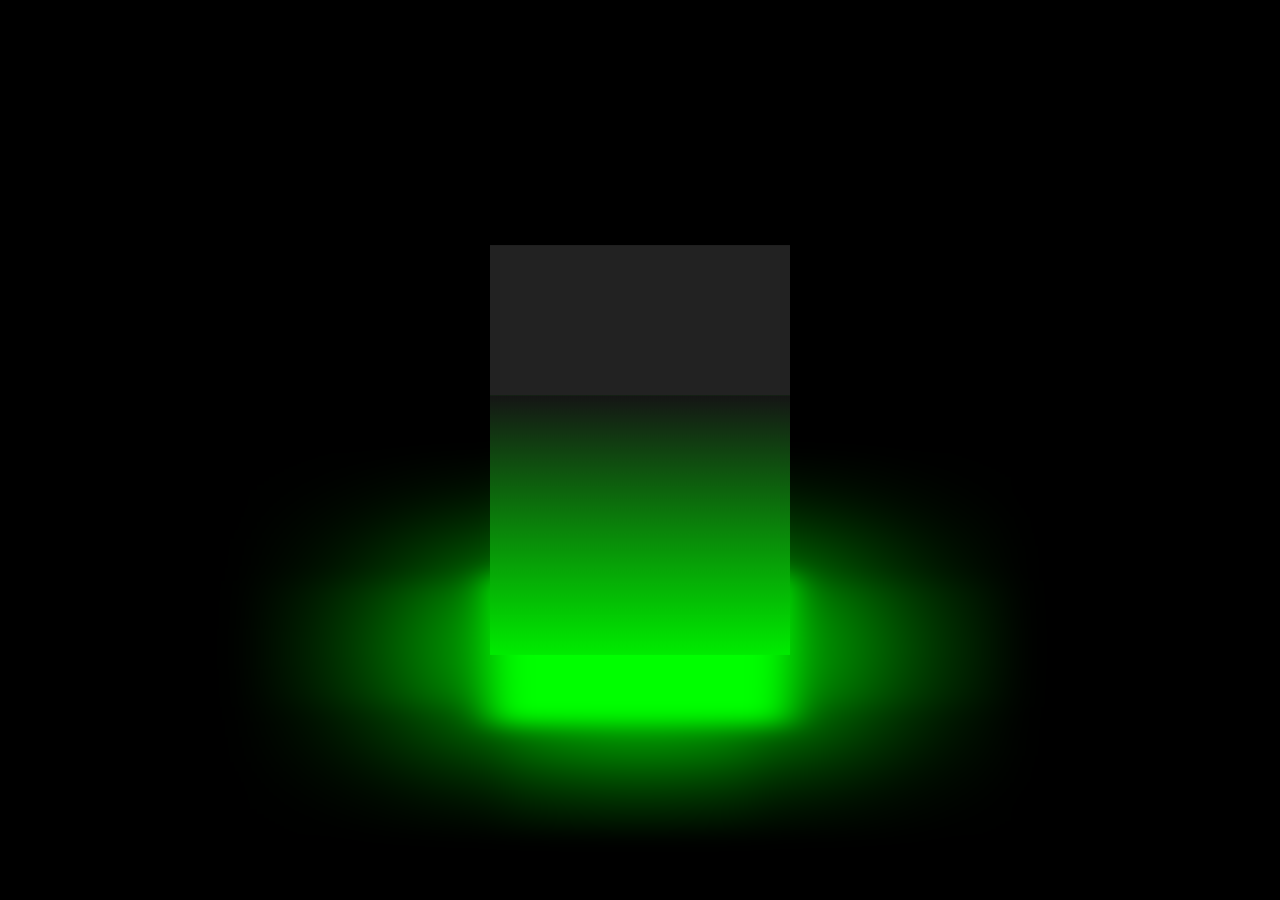
<file: pages/3d-glowing-cube-animation-effects.html>
<!DOCTYPE html>
<html lang="jp">

<head>
  <meta charset="UTF-8">
  <meta http-equiv="X-UA-Compatible" content="IE=edge">
  <meta name="viewport" content="width=device-width, initial-scale=1.0">
  <link href="../styles/common/main.css" rel="stylesheet" type="text/css" media="all">
  <link href="../styles/common/layout.css" rel="stylesheet" type="text/css" media="all">
  <link href="../styles/3d-glowing-cube-animation-effects.css" rel="stylesheet" type="text/css" media="all">

  <title>Document</title>
</head>

<body>
  <div class="cube">
    <div>
      <div class="top"></div>
      <span style="--i:0"></span>
      <span style="--i:1"></span>
      <span style="--i:2"></span>
      <span style="--i:3"></span>
    </div>
  </div>
</body>

</html>
</file>
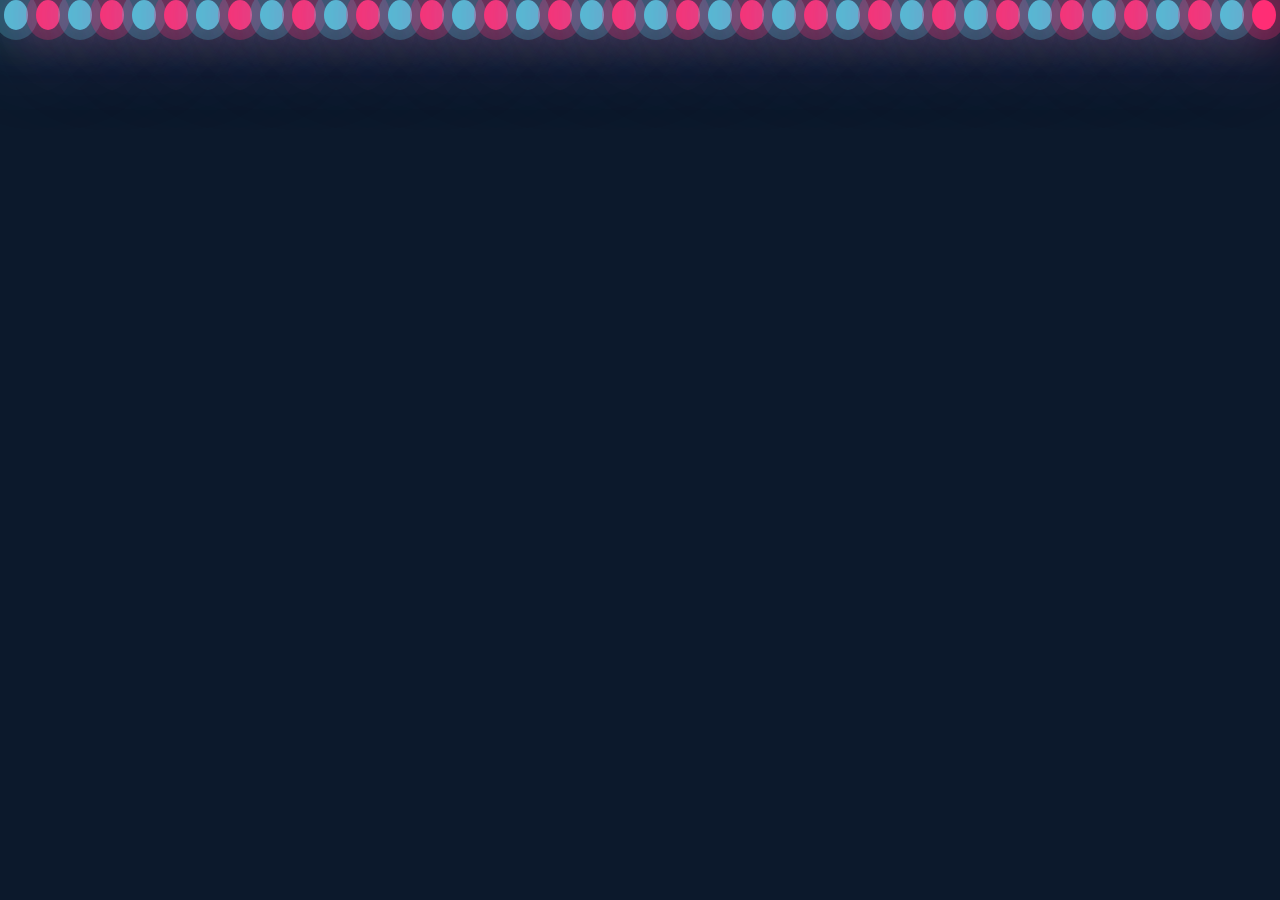
<file: pages/background-bubble.html>
<!DOCTYPE html>
<html lang="jp">

<head>
  <meta charset="UTF-8">
  <meta http-equiv="X-UA-Compatible" content="IE=edge">
  <meta name="viewport" content="width=device-width, initial-scale=1.0">
  <link href="../styles/common/main.css" rel="stylesheet" type="text/css" media="all">
  <link href="../styles/common/layout.css" rel="stylesheet" type="text/css" media="all">
  <link href="../styles/background-bubble.css" rel="stylesheet" type="text/css" media="all">

  <title>Document</title>
</head>

<body>
  <div class="container">
    <div class="bubbles">
      <span style="--i:11"></span>
      <span style="--i:12"></span>
      <span style="--i:24"></span>
      <span style="--i:10"></span>
      <span style="--i:14"></span>
      <span style="--i:23"></span>
      <span style="--i:18"></span>
      <span style="--i:16"></span>
      <span style="--i:19"></span>
      <span style="--i:20"></span>
      <span style="--i:22"></span>
      <span style="--i:25"></span>
      <span style="--i:18"></span>
      <span style="--i:21"></span>
      <span style="--i:15"></span>
      <span style="--i:13"></span>
      <span style="--i:26"></span>
      <span style="--i:17"></span>
      <span style="--i:13"></span>
      <span style="--i:28"></span>

      <span style="--i:11"></span>
      <span style="--i:12"></span>
      <span style="--i:24"></span>
      <span style="--i:10"></span>
      <span style="--i:14"></span>
      <span style="--i:23"></span>
      <span style="--i:18"></span>
      <span style="--i:16"></span>
      <span style="--i:19"></span>
      <span style="--i:20"></span>
      <span style="--i:22"></span>
      <span style="--i:25"></span>
      <span style="--i:18"></span>
      <span style="--i:21"></span>
      <span style="--i:15"></span>
      <span style="--i:13"></span>
      <span style="--i:26"></span>
      <span style="--i:17"></span>
      <span style="--i:13"></span>
      <span style="--i:28"></span>
    </div>
  </div>
</body>

</html>
</file>
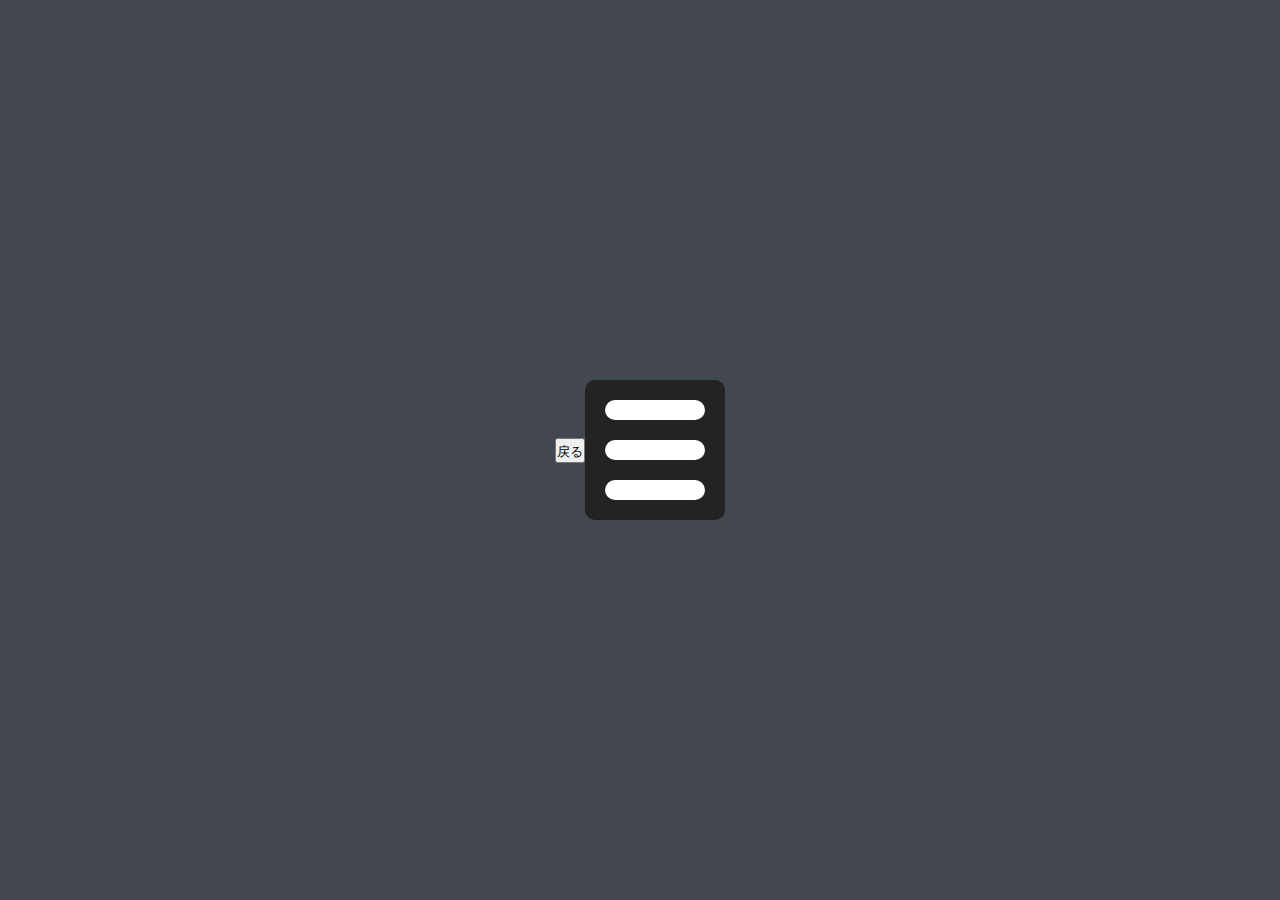
<file: pages/burger.html>
<!DOCTYPE html>
<html lang="jp">

<head>
  <meta charset="UTF-8">
  <meta http-equiv="X-UA-Compatible" content="IE=edge">
  <meta name="viewport" content="width=device-width, initial-scale=1.0">
  <link href="../styles/common/main.css" rel="stylesheet" type="text/css" media="all">
  <link href="../styles/common/layout.css" rel="stylesheet" type="text/css" media="all">
  <link href="../styles/burger.css" rel="stylesheet" type="text/css" media="all">

  <title>Document</title>
</head>

<body>

  <button style="z-index: 99;" onclick="history.back()">戻る</button>

  <div class="butger-btn-body">
    <input type="checkbox" class="burger-input" id="burger-input">
    <label for="burger-input" class="burger-label">
      <span class="burger-line"></span>
    </label>
  </div>
</body>

</html>
</file>
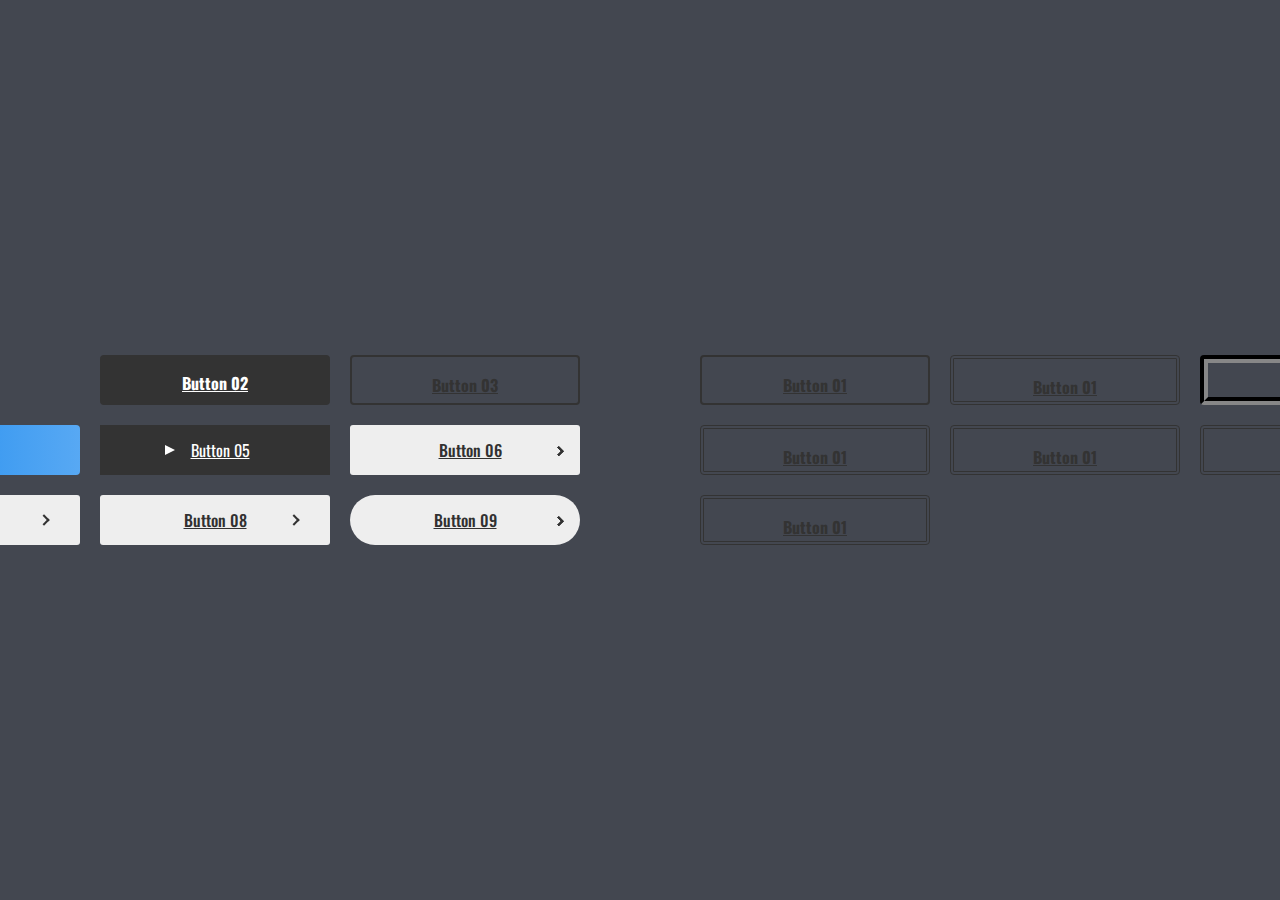
<file: pages/button.html>
<!DOCTYPE html>
<html lang="jp">

<head>
  <meta charset="UTF-8">
  <meta http-equiv="X-UA-Compatible" content="IE=edge">
  <meta name="viewport" content="width=device-width, initial-scale=1.0">
  <link href="../styles/common/main.css" rel="stylesheet" type="text/css" media="all">
  <link href="../styles/common/layout.css" rel="stylesheet" type="text/css" media="all">
  <link href="../styles/button.css" rel="stylesheet" type="text/css" media="all">

  <title>Document</title>
</head>

<body>
  <!-- https://dubdesign.net/download/html-css/button-design/ -->
  <div class="wrapper">
    <a href="#" class="btn01 btn-size">Button 01</a>
    <a href="#" class="btn02 btn-size">Button 02</a>
    <a href="#" class="btn03 btn-size">Button 03</a>
    <a href="#" class="btn04 btn-size">Button 04</a>
    <a href="#" class="btn05 btn-size">Button 05</a>
    <a href="#" class="btn06 btn-size">Button 06</a>
    <a href="#" class="btn07 btn-size">Button 07</a>
    <a href="#" class="btn08 btn-size">Button 08</a>
    <a href="#" class="btn09 btn-size">Button 09</a>
  </div>

  <div class="wrapper">
    <a href="#" class="btn01 btn01-solid btn-size">Button 01</a>
    <a href="#" class="btn01 btn01-double btn-size">Button 01</a>
    <a href="#" class="btn01 btn01-groove btn-size">Button 01</a>
    <a href="#" class="btn01 btn01-double btn-size">Button 01</a>
    <a href="#" class="btn01 btn01-double btn-size">Button 01</a>
    <a href="#" class="btn01 btn01-double btn-size">Button 01</a>
    <a href="#" class="btn01 btn01-double btn-size">Button 01</a>
  </div>

</body>

</html>
</file>
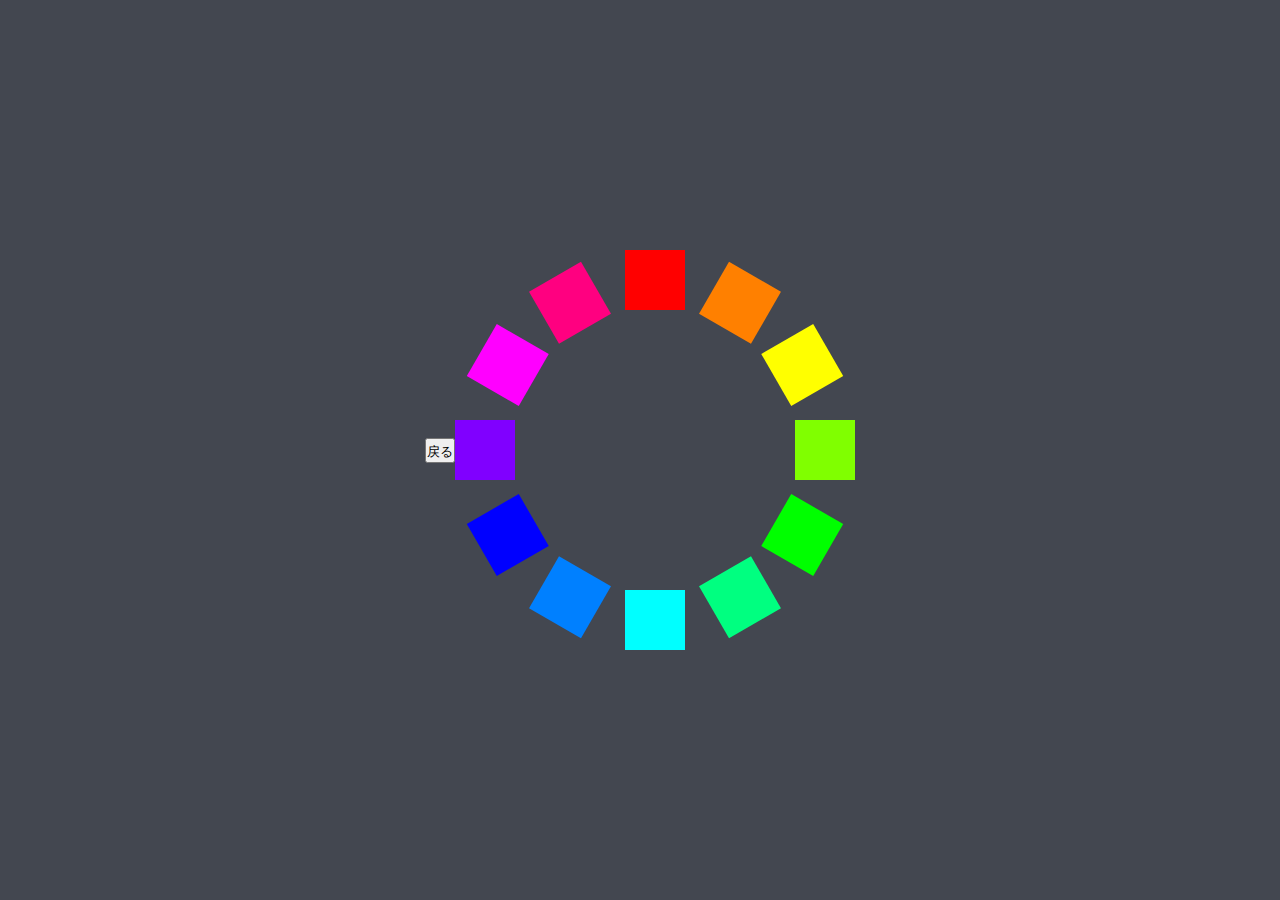
<file: pages/color-circle.html>
<!DOCTYPE html>
<html lang="jp">

<head>
  <meta charset="UTF-8">
  <meta http-equiv="X-UA-Compatible" content="IE=edge">
  <meta name="viewport" content="width=device-width, initial-scale=1.0">
  <link href="../styles/common/main.css" rel="stylesheet" type="text/css" media="all">
  <link href="../styles/common/layout.css" rel="stylesheet" type="text/css" media="all">
  <link href="../styles/color-circle.css" rel="stylesheet" type="text/css" media="all">

  <title>Document</title>
</head>

<body>

  <button onclick="history.back()">戻る</button>

  <div id="color-circle" class="plate" style="--r:200px; --n:12">
    <div class="item" style="--i:1"></div>
    <div class="item" style="--i:2"></div>
    <div class="item" style="--i:3"></div>
    <div class="item" style="--i:4"></div>
    <div class="item" style="--i:5"></div>
    <div class="item" style="--i:6"></div>
    <div class="item" style="--i:7"></div>
    <div class="item" style="--i:8"></div>
    <div class="item" style="--i:9"></div>
    <div class="item" style="--i:10"></div>
    <div class="item" style="--i:11"></div>
    <div class="item" style="--i:12"></div>
  </div>
</body>

</html>
</file>
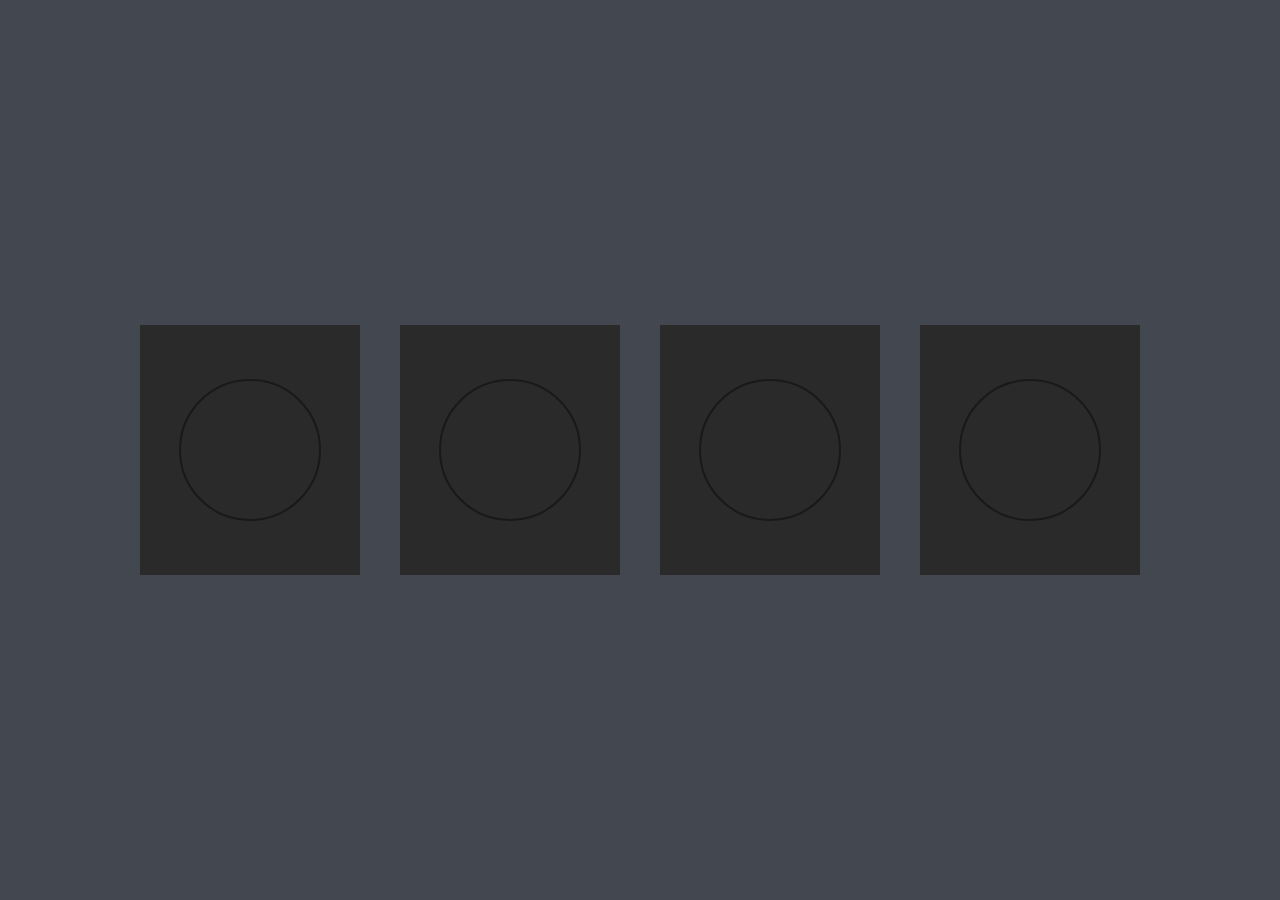
<file: pages/dynamic-progress-bar.html>
<!DOCTYPE html>
<html lang="jp">

<head>
  <meta charset="UTF-8">
  <meta http-equiv="X-UA-Compatible" content="IE=edge">
  <meta name="viewport" content="width=device-width, initial-scale=1.0">
  <link href="../styles/common/main.css" rel="stylesheet" type="text/css" media="all">
  <link href="../styles/common/layout.css" rel="stylesheet" type="text/css" media="all">
  <link href="../styles/dynamic-progress-bar.css" rel="stylesheet" type="text/css" media="all">

  <title>Document</title>
</head>

<body>
  <div class="container">

    <div class="card">
      <div class="percent" style="--clr:#f4f75d;--num:15;">
        <div class="dot"></div>
        <svg>
          <circle cx="70" cy="70" r="70"></circle>
          <circle cx="70" cy="70" r="70"></circle>
        </svg>
        <div class="number">
          <h2>85<span>%</span></h2>
          <p>Html</p>
        </div>
      </div>
    </div>

    <div class="card">
      <div class="percent" style="--clr:#04fc43;--num:85;">
        <div class="dot"></div>
        <svg>
          <circle cx="70" cy="70" r="70"></circle>
          <circle cx="70" cy="70" r="70"></circle>
        </svg>
        <div class="number">
          <h2>85<span>%</span></h2>
          <p>Html</p>
        </div>
      </div>
    </div>

    <div class="card">
      <div class="percent" style="--clr:#ff4444;--num:60;">
        <div class="dot"></div>
        <svg>
          <circle cx="70" cy="70" r="70"></circle>
          <circle cx="70" cy="70" r="70"></circle>
        </svg>
        <div class="number">
          <h2>85<span>%</span></h2>
          <p>Html</p>
        </div>
      </div>
    </div>

    <div class="card">
      <div class="percent" style="--clr:#aa68ff;--num:30;">
        <div class="dot"></div>
        <svg>
          <circle cx="70" cy="70" r="70"></circle>
          <circle cx="70" cy="70" r="70"></circle>
        </svg>
        <div class="number">
          <h2>85<span>%</span></h2>
          <p>Html</p>
        </div>
      </div>
    </div>

  </div>
</body>

</html>
</file>
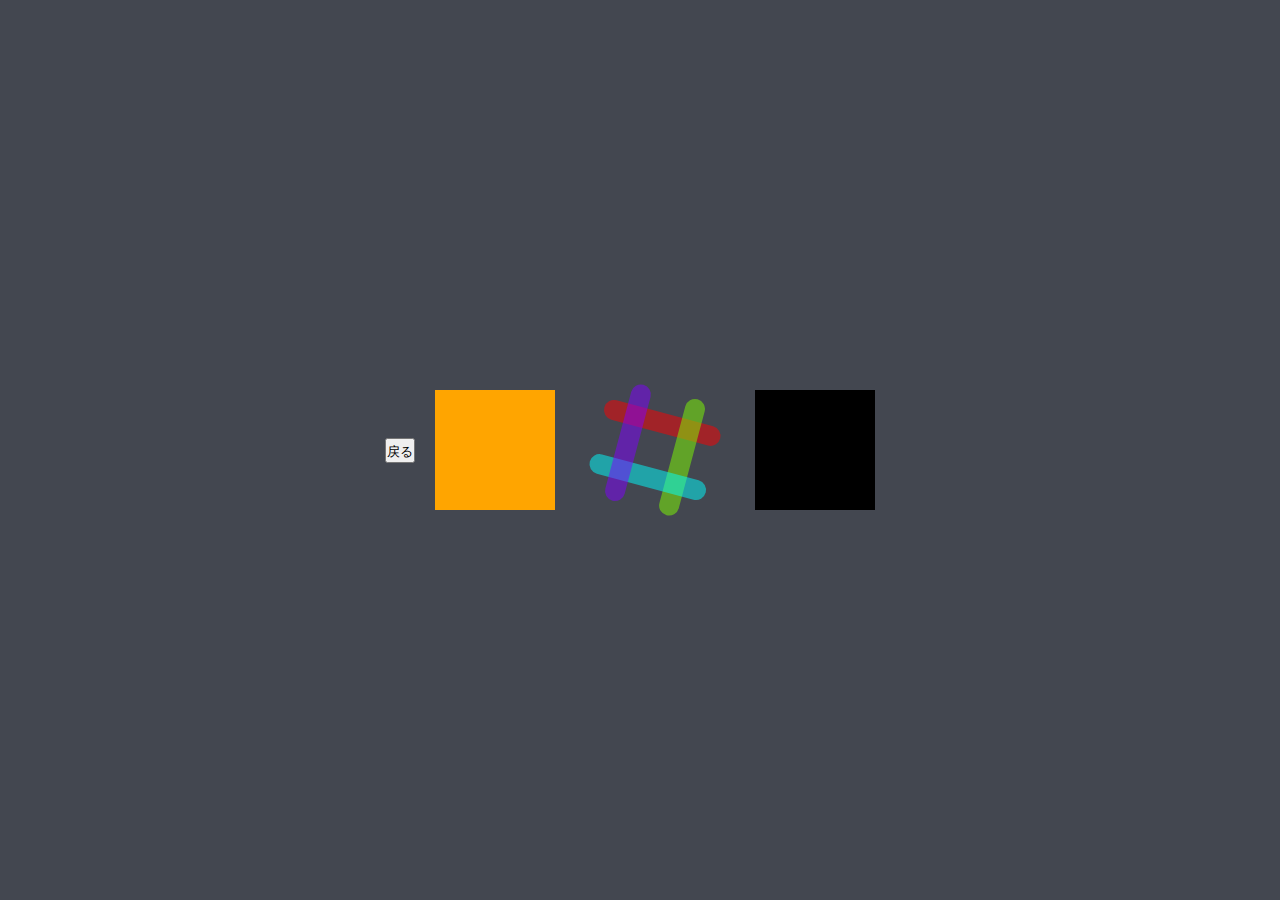
<file: pages/loading-01.html>
<!DOCTYPE html>
<html lang="jp">

<head>
  <meta charset="UTF-8">
  <meta http-equiv="X-UA-Compatible" content="IE=edge">
  <meta name="viewport" content="width=device-width, initial-scale=1.0">
  <link href="../styles/common/main.css" rel="stylesheet" type="text/css" media="all">
  <link href="../styles/common/layout.css" rel="stylesheet" type="text/css" media="all">
  <link href="../styles/loading-01.css" rel="stylesheet" type="text/css" media="all">

  <title>Document</title>
</head>

<body>

  <button onclick="history.back()">戻る</button>

  <div id="win">
    <div class="item" style="--i:0">
      <div class="drive">
        <div class="ball"></div>
      </div>
    </div>
    <div class="item" style="--i:1">
      <div class="drive">
        <div class="ball"></div>
      </div>
    </div>
    <div class="item" style="--i:2">
      <div class="drive">
        <div class="ball"></div>
      </div>
    </div>
    <div class="item" style="--i:3">
      <div class="drive">
        <div class="ball"></div>
      </div>
    </div>
    <div class="item" style="--i:4">
      <div class="drive">
        <div class="ball"></div>
      </div>
    </div>
  </div>
  <div id="slack">
    <div class="item" style="--i:0">
      <div class="drive">
        <div class="ball"></div>
      </div>
    </div>
    <div class="item" style="--i:1">
      <div class="drive">
        <div class="ball"></div>
      </div>
    </div>
    <div class="item" style="--i:2">
      <div class="drive">
        <div class="ball"></div>
      </div>
    </div>
    <div class="item" style="--i:3">
      <div class="drive">
        <div class="ball"></div>
      </div>
    </div>
  </div>

  <div id="youtube" style="--n:8">
    <div class="item" style="--i:0">
      <div class="drive">
        <div class="ball"></div>
      </div>
    </div>
    <div class="item" style="--i:1">
      <div class="drive">
        <div class="ball"></div>
      </div>
    </div>
    <div class="item" style="--i:2">
      <div class="drive">
        <div class="ball"></div>
      </div>
    </div>
    <div class="item" style="--i:3">
      <div class="drive">
        <div class="ball"></div>
      </div>
    </div>
    <div class="item" style="--i:4">
      <div class="drive">
        <div class="ball"></div>
      </div>
    </div>
    <div class="item" style="--i:5">
      <div class="drive">
        <div class="ball"></div>
      </div>
    </div>
    <div class="item" style="--i:6">
      <div class="drive">
        <div class="ball"></div>
      </div>
    </div>
    <div class="item" style="--i:7">
      <div class="drive">
        <div class="ball"></div>
        < </body>

</html>
</file>
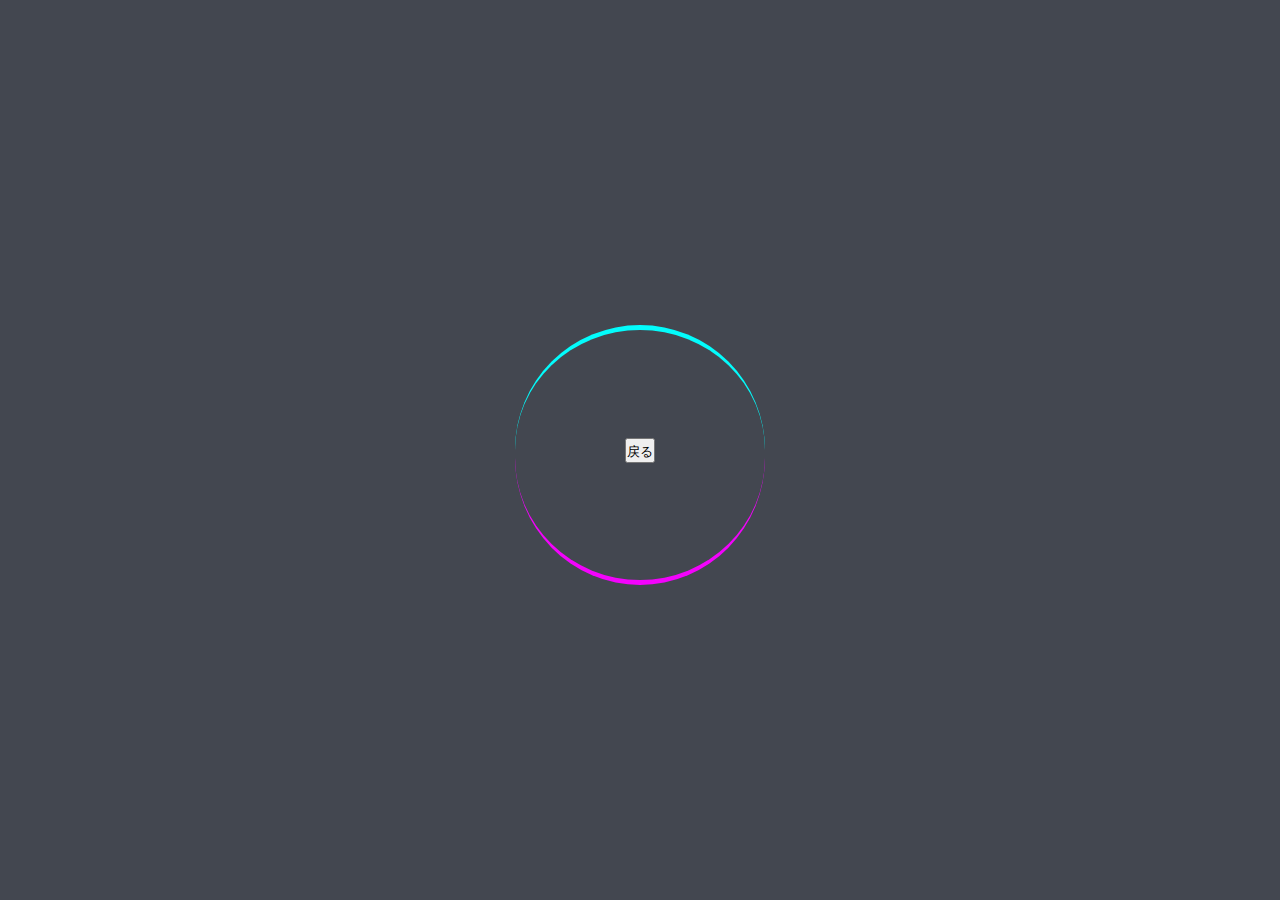
<file: pages/loading-02.html>
<!DOCTYPE html>
<html lang="jp">

<head>
  <meta charset="UTF-8">
  <meta http-equiv="X-UA-Compatible" content="IE=edge">
  <meta name="viewport" content="width=device-width, initial-scale=1.0">
  <link href="../styles/common/main.css" rel="stylesheet" type="text/css" media="all">
  <link href="../styles/common/layout.css" rel="stylesheet" type="text/css" media="all">
  <link href="../styles/loading-02.css" rel="stylesheet" type="text/css" media="all">

  <title>Document</title>
</head>

<body>

  <button style="z-index: 99;" onclick="history.back()">戻る</button>

  <div class="loader-body">
    <div class="loader"></div>
  </div>

</body>

</html>
</file>
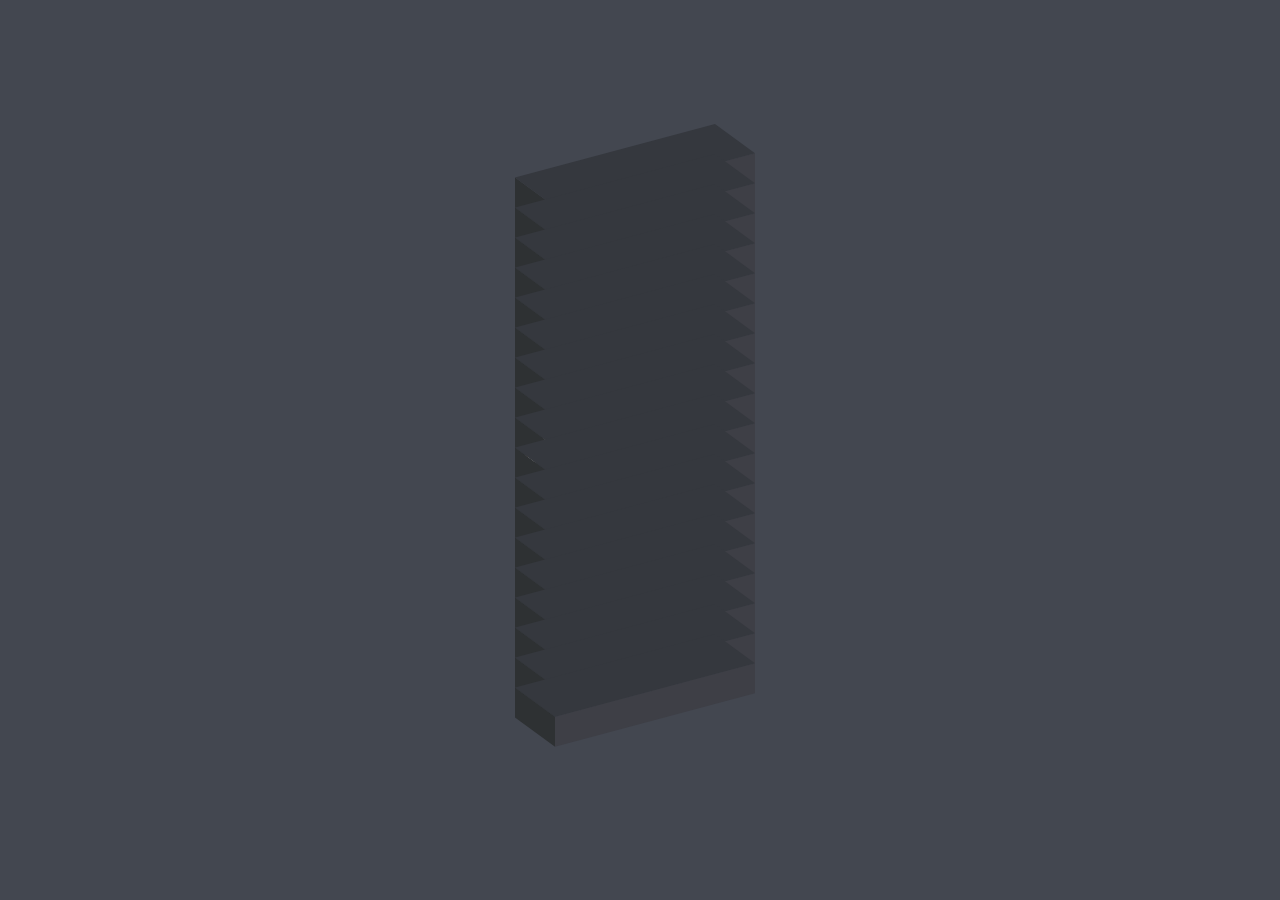
<file: pages/menu-origin.html>
<!DOCTYPE html>
<html lang="jp">

<head>
  <meta charset="UTF-8">
  <meta http-equiv="X-UA-Compatible" content="IE=edge">
  <meta name="viewport" content="width=device-width, initial-scale=1.0">
  <link href="../styles/common/main.css" rel="stylesheet" type="text/css" media="all">
  <link href="../styles/common/layout.css" rel="stylesheet" type="text/css" media="all">
  <link href="../styles/menu.css" rel="stylesheet" type="text/css" media="all">

  <title>Document</title>
</head>

<body>

  <button onclick="history.back()">戻る</button>

  <div class="container">
    <div class="card">
      <ul>
        <li style="--i:1;"></li>
        <li style="--i:2;"></li>
        <li style="--i:3;"></li>
        <li style="--i:4;"></li>
        <li style="--i:5;"></li>
        <li style="--i:6;"></li>
        <li style="--i:7;"></li>
        <li style="--i:8;"></li>
        <li style="--i:9;"></li>
        <li style="--i:11;"></li>
        <li style="--i:12;"></li>
        <li style="--i:13;"></li>
        <li style="--i:14;"></li>
        <li style="--i:15;"></li>
        <li style="--i:16;"></li>
        <li style="--i:17;"></li>
        <li style="--i:18;"></li>
        <li style="--i:19;"></li>
      </ul>
    </div>
  </div>

</body>

</html>
</file>
<file: styles/common/main.css>
/* CSSコード */
@import url('https://fonts.googleapis.com/css?family=Oswald:400,700');

* {
  margin: 0;
  padding: 0;
  box-sizing: border-box;
  font-family: 'Oswald', sans-serif;
}

body {
  display: flex;
  background: #434750;

  display: flex;
  align-items: center;
  justify-content: center;
  min-height: 100vh;
}
</file>
<file: styles/common/layout.css>
.wrapper {
  display: grid;
  grid-template-columns: repeat(3, 1fr);
  gap: 20px;
  margin: 60px;
}
</file>
<file: styles/3d-glowing-cube-animation-effects.css>
body {
  min-height: 100vh;
  align-items: center;
  justify-content: center;
  background: #000;
}

.cube {
  position: relative;
  width: 300px;
  height: 300px;
  transform-style: preserve-3d;
  transform: rotateX(-30deg);
  animation: animate 4s linear infinite;
}

@keyframes animate {
  0% {
    transform: rotateX(-30deg) rotateY(0deg);

  }

  100% {
    transform: rotateX(-30deg) rotateY(360deg);
  }
}

.cube div {
  position: relative;
  top: 0;
  left: 0;
  width: 100%;
  height: 100%;
  transform-style: preserve-3d;
}

.cube div span {
  position: absolute;
  top: 0;
  left: 0;
  width: 100%;
  height: 100%;
  background: linear-gradient(#151515, #00ec00);
  transform: rotateY(calc(90deg * var(--i))) translateZ(150px);
}

.top {
  position: absolute;
  top: 0;
  left: 0;
  width: 300px;
  height: 300px;
  background: #222;
  transform: rotateX(90deg) translateZ(150px);
}

.top::before {
  content: "";
  position: absolute;
  top: 0;
  left: 0;
  width: 300px;
  height: 300px;
  background: #0f0;
  transform: translateZ(-380px);
  filter: blur(20px);
  /* offset-x | offset-y | blur-radius | spread-radius | color */
  box-shadow: 0 0 120px rgba(0, 255, 0, 0.2), 0 0 200px rgba(0, 255, 0, 0.4), 0 0 300px rgba(0, 255, 0, 0.6), 0 0 400px rgba(0, 255, 0, 0.8), 0 0 500px rgba(0, 255, 0, 1.0);
}
</file>
<file: styles/background-bubble.css>
* {
  margin: 0;
  padding: 0;
  box-sizing: border-box;
}

body {
  min-height: 100vh;
  background: #0c192c;
}

.container {
  position: relative;
  width: 100%;
  height: 100vh;
  overflow: hidden;
}

.bubbles {
  position: relative;
  display: flex;
}

.bubbles span {
  width: 30px;
  height: 30px;
  background: #4fc3dc;
  margin: 0 4px;
  border-radius: 50%;
  box-shadow: 0 0 0 10px #4fc3dc44, 0 0 50px #4fc3dc, 0 0 100px #4fc3dc;
  animation: animate 15s linear infinite;
  animation-duration: calc(125s / var(--i));
}

.bubbles span:nth-child(even) {
  background: #ff2d75;
  box-shadow: 0 0 0 10px #ff2d7544, 0 0 50px #ff2d75, 0 0 100px #ff2d75;
}

@keyframes animate {
  0% {
    transform: translateY(100vh) scale(0);
  }

  100% {
    transform: translateY(-10vh) scale(1);
  }
}
</file>
<file: styles/burger.css>
.burger-label {
  position: relative;
  width: 140px;
  height: 140px;
  display: flex;
  align-items: center;
  justify-content: center;
  background-color: #232323;
  border-radius: 10px;
  cursor: pointer;
}

.burger-input {
  opacity: 0;
  visibility: hidden;
  z-index: -1;
  display: none;
}

.burger-line {
  position: absolute;
  display: black;
  width: 100px;
  height: 20px;
  background-color: #fff;
  border-radius: 40px;
}

.burger-line::before,
.burger-line::after {
  content: "";
  display: block;
  width: 100%;
  height: 100%;
  background-color: #fff;
  border-radius: 40px;
  transform-origin: left;
  transition: width 0.4s, transform 0.4s;
}

.burger-line::before {
  transform: translateY(-40px);
}

.burger-line::after {
  transform: translateY(20px);
}

.burger-input:checked+.burger-label .burger-line::before {
  width: 80%;
  transform: translateY(7px) rotate(-45deg);
}

.burger-input:checked+.burger-label .burger-line::after {
  width: 80%;
  transform: translateY(-27px) rotate(45deg);
}
</file>
<file: styles/button.css>
.btn-size {
  width: 230px;
  height: 50px;
}


.btn01 {
  display: block;
  font-size: 16px;
  color: #333;
  font-weight: bold;
  padding: 16px;
  text-align: center;
  border-radius: 4px;
  transition: .4s;
}

.btn01:hover {
  background-color: #333;
  color: #FFF;
}

.btn01-solid {
  border: #333 solid 2px;
}

.btn01-double {
  border: #333 double 4px;
}

.btn01-groove {
  border: #333 groove 8px;
}






.btn02 {
  display: block;
  background-color: #333;
  font-size: 16px;
  color: #FFF;
  font-weight: bold;
  padding: 16px;
  text-align: center;
  border-radius: 4px;
  transition: .4s;
}

.btn02:hover {
  background-color: #D3BA2B;
}

.btn03 {
  display: block;
  text-align: center;
  border: 2px solid #333;
  font-size: 16px;
  color: #333;
  font-weight: bold;
  padding: 16px;
  border-radius: 4px;
}

.btn03:hover {
  border-style: dashed;
}

.btn04 {
  display: inline-block;
  text-align: center;
  background: linear-gradient(90deg, rgb(22, 135, 237), rgb(153, 202, 250));
  background-size: 200%;
  color: #FFF;
  font-size: 16px;
  text-decoration: none;
  font-weight: bold;
  padding: 16px;
  border-radius: 4px;
  transition: .4s;
}

.btn04:hover {
  background-position: right center;
}

.btn05 {
  text-align: center;
  line-height: 50px;
  color: #fff;
  background: #333;
  position: relative;
  padding: 0 0 0 10px;
}

.btn05:before {
  content: "";
  width: 0;
  height: 0;
  border-style: solid;
  border-width: 5px 0 5px 10px;
  border-color: transparent transparent transparent #fff;
  position: absolute;
  top: 40%;
  left: 0;
  right: 90px;
  margin: auto;
}

.btn05:hover {
  color: #333;
  background: #fff;
}

.btn05:hover:before {
  border-color: transparent transparent transparent #333;
}

.btn06 {
  background: #eee;
  border-radius: 3px;
  position: relative;
  display: flex;
  justify-content: space-around;
  align-items: center;
  max-width: 280px;
  padding: 0 0 0 10px;
  color: #313131;
  transition: 0.3s ease-in-out;
  font-weight: 500;
}

.btn06:hover {
  background: #313131;
  color: #FFF;
}

.btn06:after {
  content: '';
  width: 5px;
  height: 5px;
  border-top: 3px solid #313131;
  border-right: 3px solid #313131;
  transform: rotate(45deg) translateY(-50%);
  position: absolute;
  top: 50%;
  right: 20px;
  border-radius: 1px;
  transition: 0.3s ease-in-out;
}

.btn06:hover:after {
  border-color: #FFF;
}

.btn07 {
  background: #eee;
  border-radius: 3px;
  position: relative;
  display: flex;
  justify-content: space-around;
  align-items: center;
  margin: 0 auto;
  max-width: 280px;
  padding: 10px 25px;
  color: #313131;
  transition: 0.3s ease-in-out;
  font-weight: 500;
}

.btn07:after {
  content: "";
  position: absolute;
  top: 50%;
  bottom: 0;
  right: 2rem;
  font-size: 90%;
  display: flex;
  justify-content: center;
  align-items: center;
  transition: right 0.3s;
  width: 6px;
  height: 6px;
  border-top: solid 2px currentColor;
  border-right: solid 2px currentColor;
  transform: translateY(-50%) rotate(45deg);
}

.btn07:hover {
  background: #6bb6ff;
  color: #FFF;
}

.btn07:hover:after {
  right: 1.4rem;
}

.btn08 {
  background: #eee;
  border-radius: 3px;
  position: relative;
  display: flex;
  justify-content: space-around;
  align-items: center;
  margin: 0 auto;
  color: #313131;
  transition: 0.3s ease-in-out;
  font-weight: 500;
}

.btn08:after {
  content: "";
  position: absolute;
  top: 50%;
  bottom: 0;
  right: 2rem;
  font-size: 90%;
  display: flex;
  justify-content: center;
  align-items: center;
  transition: right 0.3s;
  width: 6px;
  height: 6px;
  border-top: solid 2px currentColor;
  border-right: solid 2px currentColor;
  transform: translateY(-50%) rotate(45deg);
}

.btn08:hover {
  background: #6bb6ff;
  color: #FFF;
}

.btn08:hover:after {
  right: 1.4rem;
}

.btn09 {
  background: #eee;
  border-radius: 50px;
  position: relative;
  display: flex;
  justify-content: space-around;
  align-items: center;
  margin: 0 auto;
  color: #313131;
  transition: 0.3s ease-in-out;
  font-weight: 500;
}

.btn09:hover {
  background: #313131;
  color: #FFF;
}

.btn09:after {
  content: '';
  width: 5px;
  height: 5px;
  border-top: 3px solid #313131;
  border-right: 3px solid #313131;
  border-radius: 1px;
  transform: rotate(45deg) translateY(-50%);
  position: absolute;
  top: 50%;
  right: 20px;
  transition: 0.3s ease-in-out;
}

.btn09:hover:after {
  border-color: #FFF;
}
</file>
<file: styles/color-circle.css>
#color-circle.plate {
  position: relative;
  width: calc(2 * var(--r));
  height: calc(2 * var(--r));
  display: flex;
  justify-content: center;
}

#color-circle.plate>.item {
  position: absolute;
  width: 60px;
  height: 60px;
  --angle: calc(calc(var(--i) * 360) / var(--n));
  background-color: hsl(var(--angle), 100%, 50%);
  transform-origin: 50% var(--r);
  transform: rotate(calc(var(--angle) * 1deg));
}
</file>
<file: styles/dynamic-progress-bar.css>
@import url('https://fonts.googleapis.com/css?family=Roboto:300,400,500,700,900&display=swap');

* {
  box-sizing: border-box;
  font-family: 'Roboto', sans-serif;
}

.container {
  position: relative;
  display: flex;
  justify-content: center;
  align-items: center;
  flex-wrap: wrap;
  gap: 40px;
}

.container .card {
  position: relative;
  width: 220px;
  height: 250px;
  background: #2a2a2a;
  display: flex;
  justify-content: center;
  align-items: center;
}

.container .card .percent {
  position: relative;
  width: 150px;
  height: 150px;
}

.container .card .percent svg {
  position: relative;
  width: 150px;
  height: 150px;
  transform: rotate(270deg);
}

.container .card .percent svg circle {
  position: relative;
  width: 100%;
  height: 100%;
  fill: transparent;
  stroke-width: 2;
  stroke: #191919;
  transform: translate(5px, 5px);
}

.container .card .percent svg circle:nth-child(2) {
  stroke: var(--clr);
  stroke-dasharray: 440;
  stroke-dashoffset: calc(440 - (440 * var(--num)) / 100);
  opacity: 0;
  animation: fadeIn 1s linear forwards;
  animation-delay: 2.5s;
}

@keyframes fadeIn {
  0% {
    opacity: 0;
  }

  100% {
    opacity: 1;
  }
}

.dot {
  position: absolute;
  inset: 5px;
  z-index: 10;
  transform: rotate(calc(3.6deg * var(--num)));
  opacity: 0;
  animation:
    animateDot 2s linear forwards,
    fadeIn 0.5s linear forwards;
}

@keyframes animateDot {
  0% {
    transform: rotate(0deg);
  }

  100% {
    transform: rotate(calc(3.6deg * var(--num)));
  }
}

.dot::before {
  content: '';
  position: absolute;
  top: -5px;
  left: 50%;
  transform: translateX(-50%);
  border-radius: 50%;
  width: 10px;
  height: 10px;
  background: var(--clr);
  box-shadow: 0 0 10px var(--clr), 0 0 30px var(--clr);
}

.number {
  position: absolute;
  inset: 0;
  display: flex;
  justify-content: center;
  align-items: center;
  flex-direction: column;

  opacity: 0;
  animation: fadeIn 1s linear forwards;
  animation-delay: 2.5s;
}

.number h2 {
  display: flex;
  justify-content: center;
  align-items: center;
  color: #fff;
  font-weight: 700;
  font-size: 2.5em;
}

.number h2 span {
  font-weight: 300;
  color: #fff;
  font-size: 0.5em;
}

.number p {
  font-weight: 300;
  font-size: 0.75em;
  letter-spacing: 2px;
  text-transform: uppercase;
  color: rgba(255, 255, 255, 0.75);
}
</file>
<file: styles/loading-01.css>
/* 
 * Windows 
 */
#win {
  --delay: 160ms;

  position: relative;
  display: inline-block;
  width: 120px;
  height: 120px;
  margin: 20px;
  background: orange;
}

#win .item {
  position: absolute;
  display: block;
  width: 100%;
  height: 100%;
}

#win .drive {
  position: absolute;
  display: block;
  width: 100%;
  height: 100%;
  display: flex;
  justify-content: center;

  animation: win_drive 3s infinite;
  animation-timing-function: cubic-bezier(0.0, 0.7, 1.0, 0.3);
  animation-delay: calc(var(--i) * var(--delay));
}

#win .ball {
  position: absolute;
  display: block;
  width: 16px;
  height: 16px;
  bottom: 0px;
  background: transparent;
  border-radius: 50%;

  animation: win_ball 3s infinite;
  animation-fill-mode: both;
  animation-delay: calc(var(--i) * var(--delay));
}

@keyframes win_drive {
  0% {
    transform: rotate(0deg);
  }

  33% {
    transform: rotate(360deg);
  }

  66% {
    transform: rotate(720deg);
  }

  100% {
    transform: rotate(720deg);
  }
}

@keyframes win_ball {
  0% {
    background: transparent;
  }

  1% {
    background: #FFFFFF;
  }

  65% {
    background: #FFFFFF;
  }

  66% {
    background: transparent
  }

  100% {
    background: transparent;
  }
}

/*
 * Slack 
 */
#slack {
  position: relative;
  display: inline-block;
  width: 120px;
  height: 120px;
  margin: 20px;
}

#slack .item {
  position: absolute;
  width: 100%;
  height: 100%;
  display: block;

  transform: rotate(calc(calc(var(--i) * 90deg) + 15deg));
}

#slack .drive {
  position: absolute;
  height: 100%;
  width: 100%;
  display: block;

  animation: sl_drive 2s ease-in-out infinite;
}

#slack .ball {
  position: absolute;
  height: 20px;
  width: 100%;
  top: 22px;
  display: block;

  background: hsla(calc(var(--i) * 90), 100%, 50%, 0.5);
  border-radius: 10px;
  animation: sl_ball 2s ease-in-out infinite;
}

@keyframes sl_drive {
  0% {
    transform: rotate(0deg);
  }

  25% {
    transform: rotate(360deg);
  }

  50% {
    transform: rotate(720deg);
  }

  100% {
    transform: rotate(720deg);
  }
}

@keyframes sl_ball {
  0% {
    left: 0px;
    width: 20px;
  }

  25% {
    left: 0px;
    width: 20px;
  }

  50% {
    left: calc(100% - 20px);
    width: 20px;
  }

  75% {
    left: 0px;
    width: 100%;
  }

  100% {
    left: 0px;
    width: 100%;
  }
}

/*
 * Youtube
 */

#youtube {
  position: relative;
  display: inline-block;
  width: 120px;
  height: 120px;
  margin: 20px;

  background-color: black;
}

#youtube .item {
  position: absolute;
  width: 100%;
  height: 100%;
  display: block;

  transform: rotate(calc(var(--i) * 360deg / var(--n)));
}

#youtube .drive {
  position: absolute;
  height: 100%;
  width: 100%;
  display: flex;
  justify-content: center;
}

#youtube .ball {
  position: absolute;
  height: 30px;
  width: 30px;
  top: 0px;
  display: block;
  border-radius: 50%;

  animation: yt_ball 1s steps(var(--n)) calc(var(--i) / var(--n) * 1s) infinite;
}

@keyframes yt_ball {
  0% {
    background: hsla(0, 100%, 100%, 1.0)
  }

  100% {
    background: hsla(0, 100%, 100%, 0.2)
  }
}

/*
 * Chrome
 */

#chrome {
  --bg-color: lightblue;
  --arc-color: white;
  --thick: 10px;
  position: relative;
  display: inline-block;
  width: 120px;
  height: 120px;
  margin: 20px;
  background-color: var(--bg-color);
}

#chrome div {
  position: absolute;
  box-sizing: border-box;
  width: 100%;
  height: 100%;
  border-radius: 50%;
}

#chrome .back {
  padding: 1px;
}

#chrome .arc {
  position: relative;
  border: calc(var(--thick) - 2px) solid var(--arc-color);
}

#chrome .drive {
  animation: drive 3.2s linear infinite;
}

#chrome .mask {
  border: var(--thick) solid;
  border-color:
    var(--bg-color, green) hsla(0, 100%, 100%, 0.0) hsla(0, 100%, 100%, 0.0);
  animation: mask 2s ease infinite;
}

#d1 {
  --a1: 270deg;
}

#d2 {
  --a1: 180deg;
}

#d3 {
  --a1: 90deg;
}

#d4 {
  --a1: 10deg;
}

@keyframes mask {
  0% {
    transform: rotate(0deg);
  }

  20% {
    transform: rotate(0deg);
  }

  50% {
    transform: rotate(var(--a1));
  }

  70% {
    transform: rotate(var(--a1));
  }

  100% {
    transform: rotate(360deg);
  }
}

@keyframes drive {
  0% {
    transform: rotate(0deg);
  }

  100% {
    transform: rotate(360deg);
  }
}
</file>
<file: styles/loading-02.css>
.loader-body {
  position: fixed;
  display: flex;
  align-items: center;
  justify-content: center;
  height: 100vh;
  width: 100%;
}

.loader {
  position: relative;
  width: 250px;
  height: 250px;
  border-top: 5px solid #03fcfc;
  border-radius: 100%;
  animation: 2s spin linear infinite;
}

.loader::before {
  position: absolute;
  content: '';
  height: inherit;
  width: inherit;
  border-bottom: 5px solid #f303fc;
  border-radius: 100%;
}

@keyframes spin {
  0% {
    transform: rotate(0deg);
  }

  100% {
    transform: rotate(360deg);
  }
}
</file>
<file: styles/menu.css>
ul {
  position: relative;
  transform: skewY(-15deg);
}

ul li {
  position: relative;
  list-style: none;
  background: #3e3f46;
  padding: 15px;
  z-index: var(--i);
  transition: 0.5s;
  min-width: 200px;
}

ul li:hover {
  background: #33a3ee;
  transform: translateX(-50px);
}

ul li:hover::before {
  background: #1f5378;
}

ul li:hover::after {
  background: #2982b9;

}

ul li::before {
  content: '';
  position: absolute;
  top: 0;
  left: -40px;
  width: 40px;
  height: 100%;
  background: #2e3133;
  transform-origin: right;
  transform: skewY(45deg);
  transition: 0.5s;
}

ul li::after {
  content: '';
  position: absolute;
  top: -40px;
  left: 0;
  width: 100%;
  height: 40px;
  background: #35383e;
  transform-origin: bottom;
  transform: skewX(45deg);
  transition: 0.5s;
}

ul li a {
  text-decoration: none;
  color: #999;
  display: block;
  text-transform: uppercase;
  letter-spacing: 0.05em;
  transition: 0.5s;
}

ul li:hover a {
  color: #fff;
}
</file>
